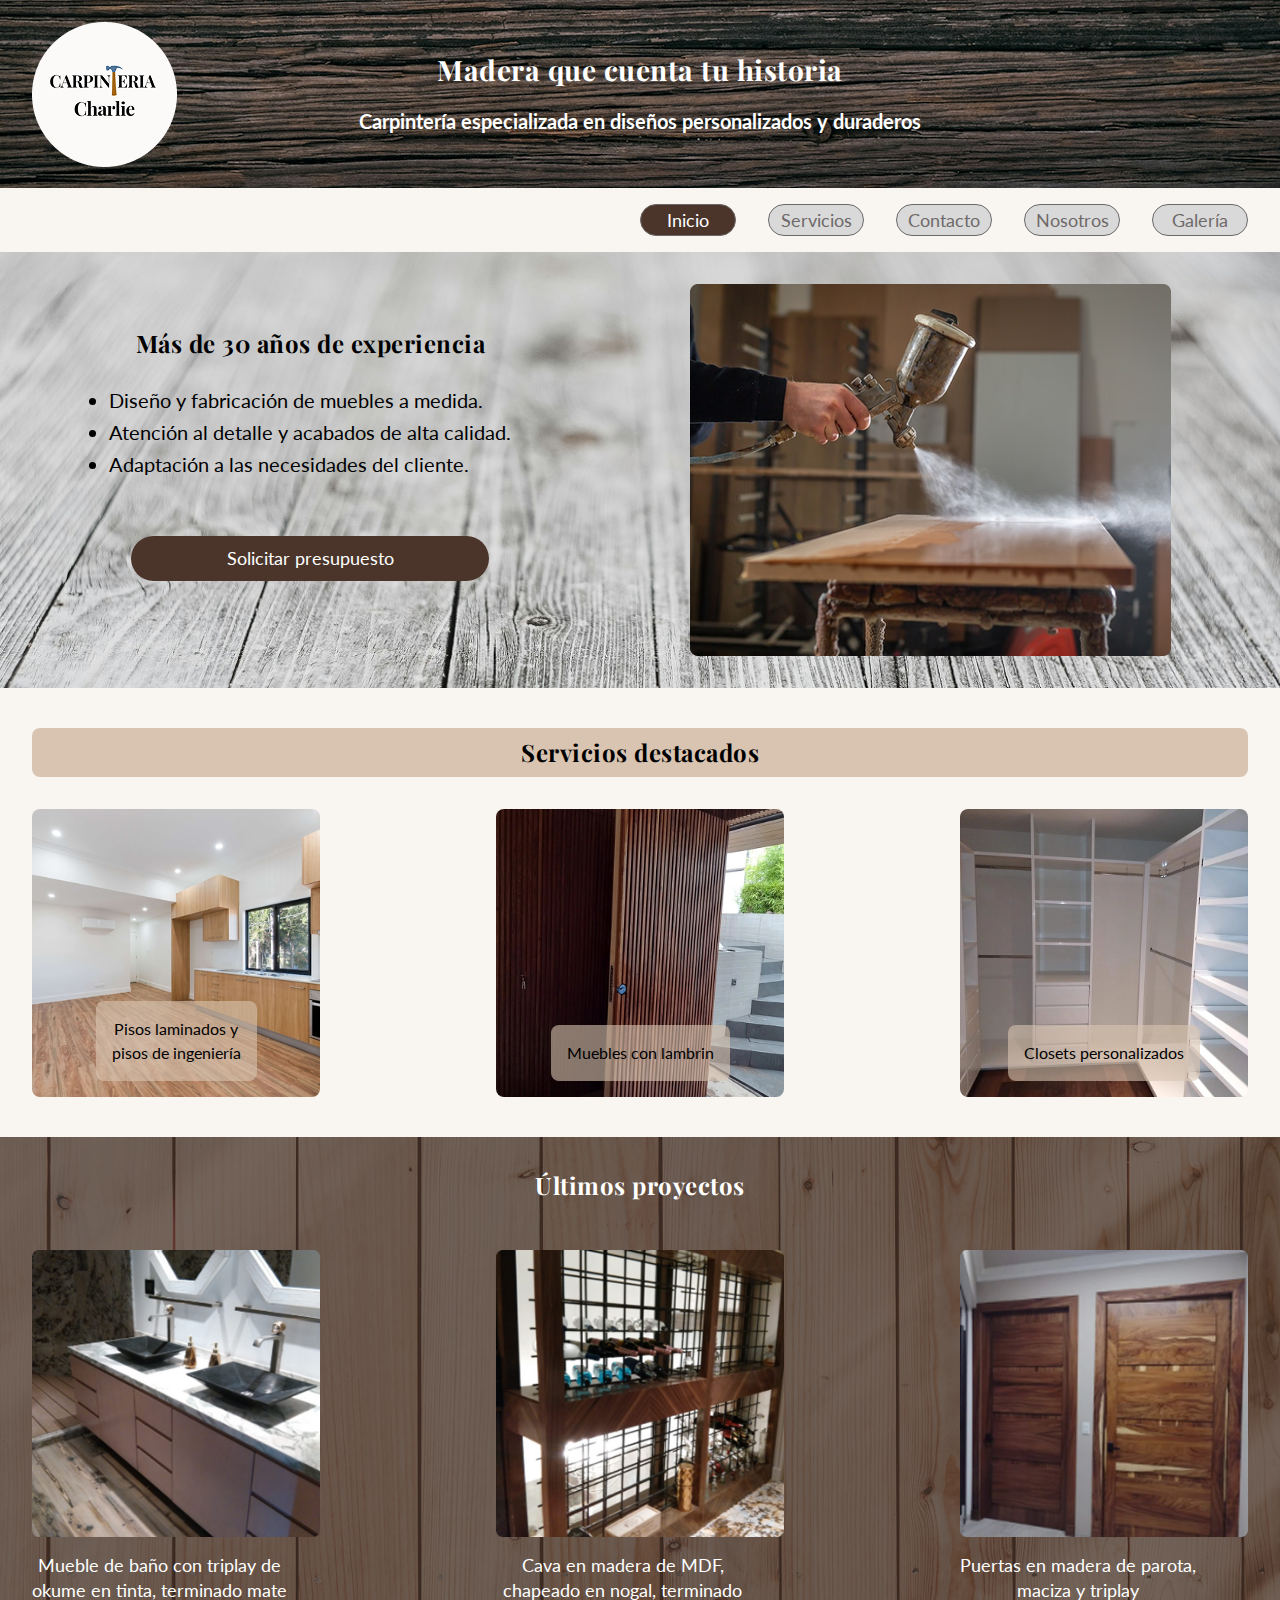
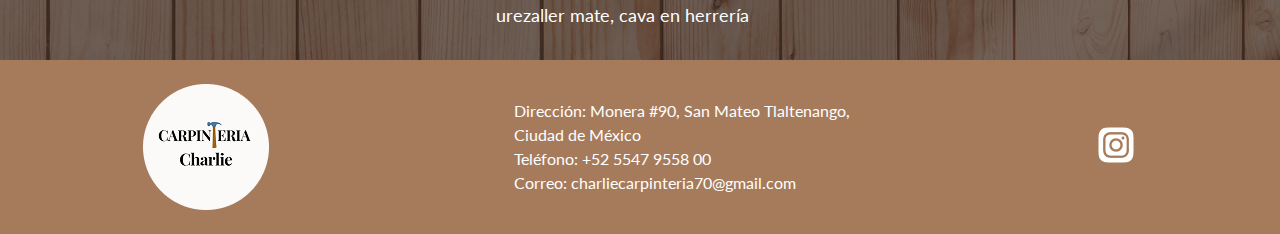
<file: index.html>
<!DOCTYPE html>
<html lang="en">
<head>
    <meta charset="UTF-8">
    <meta name="viewport" content="width=device-width, initial-scale=1.0">
    <meta name="description" content="Carpintería Charlie: Diseño y fabricación de muebles a medida con más de 30 años de experiencia. Piezas funcionales, duraderas y personalizadas para tu hogar o negocio.">
    <meta name="keywords" content="carpintería, muebles a medida, closets personalizados, pisos laminados, muebles de madera, acabados de alta calidad, carpintería en Ciudad de México">
    <meta name="author" content="Brenda Benítez Colín">
    <title>Carpintería Charlie | Muebles a medida y diseño personalizado en CDMX</title>
    <link rel="stylesheet" href="./css/style.css">
</head>
<body>
    <header>
        <section class="hero">
            <img src="./assets/img/logo_header.png" alt="Logo de Charlie Carpintería">
            <div>
                <h1>Madera que cuenta tu historia</h1>
                <h3>Carpintería especializada en diseños personalizados y duraderos</h3>
            </div>
        </section>
        <nav>
            <ul>
                <li><a href="#" class="botonActivo">Inicio</a></li>
                <li><a href="./pages/servicios.html">Servicios</a></li>
                <li><a href="./pages/contacto.html">Contacto</a></li>
                <li><a href="./pages/nosotros.html">Nosotros</a></li>
                <li><a href="./pages/galeria.html">Galería</a></li>
            </ul>
        </nav>
    </header>
    <main>
        <section class="bannerDelHome">
            <div class="textoBanner">
                <h2>Más de 30 años de experiencia</h2>
                <ul>
                    <li>Diseño y fabricación de muebles a medida.</li>
                    <li>Atención al detalle y acabados de alta calidad.</li>
                    <li>Adaptación a las necesidades del cliente.</li>
                </ul>
                <a href="./pages/contacto.html" class="botonSolicitarPresupuesto">Solicitar presupuesto</a>
            </div>
            <img src="./assets/img/banner_imagen.png" alt="Carpíntero barnizando">
        </section>
        <section class="serviciosDestacados">
            <h2>Servicios destacados</h2>
            <div class="contenedorServiciosDestacados">
                <article class="serviciosDestacado1">
                    <p class="pSmall">Pisos laminados y<br> pisos de ingeniería</p>
                </article>
                <article class="serviciosDestacado2">
                    <p class="pSmall">Muebles con lambrin</p>
                </article>
                <article class="serviciosDestacado3">
                    <p class="pSmall">Closets personalizados</p>
                </article>
            </div>
        </section>
        <section class="ultimosProyectos">
            <h2>Últimos proyectos</h2>
            <div class="contenerdorUltimosProyectos">
                <div class="ultimosProyectos1">
                    <img src="./assets/img/ultimos_proyectos_1.png" alt="Mueble de baño con triplay de okume">
                    <p>Mueble de baño con triplay de<br>okume en tinta,  terminado mate</p>
                </div>
                <div class="ultimosProyectos2">
                    <img src="./assets/img/ultimos_proyectos_2.png" alt="Cava en madera de MDF">
                    <p>Cava en madera de MDF,<br>chapeado en nogal, terminado<br>urezaller mate, cava en herrería</p>
                </div>
                <div class="ultimosProyectos3">
                    <img src="./assets/img/ultimos_proyectos_3.png" alt="Puertas en madera de parota">
                    <p>Puertas en madera de parota,<br>maciza y triplay</p>
                </div>
            </div>
        </section>
    </main>
    <footer>
        <img src="./assets/img/logo_footer.png" alt="Logo del footer de Charlie Carpintería">
        <p class="pSmall">
            Dirección: Monera #90, San Mateo Tlaltenango,<br>
            Ciudad de México<br>          
            Teléfono: +52 5547 9558 00<br>                 
            Correo: charliecarpinteria70@gmail.com
        </p>
        <a href="https://www.instagram.com/carpinteria.charlie/" target="_blank">
            <img src="./assets/img/instagram.png" alt="Logo de instagram con enlace al perfil de la Carpintería">
        </a>
    </footer>
</body>
</html>
</file>
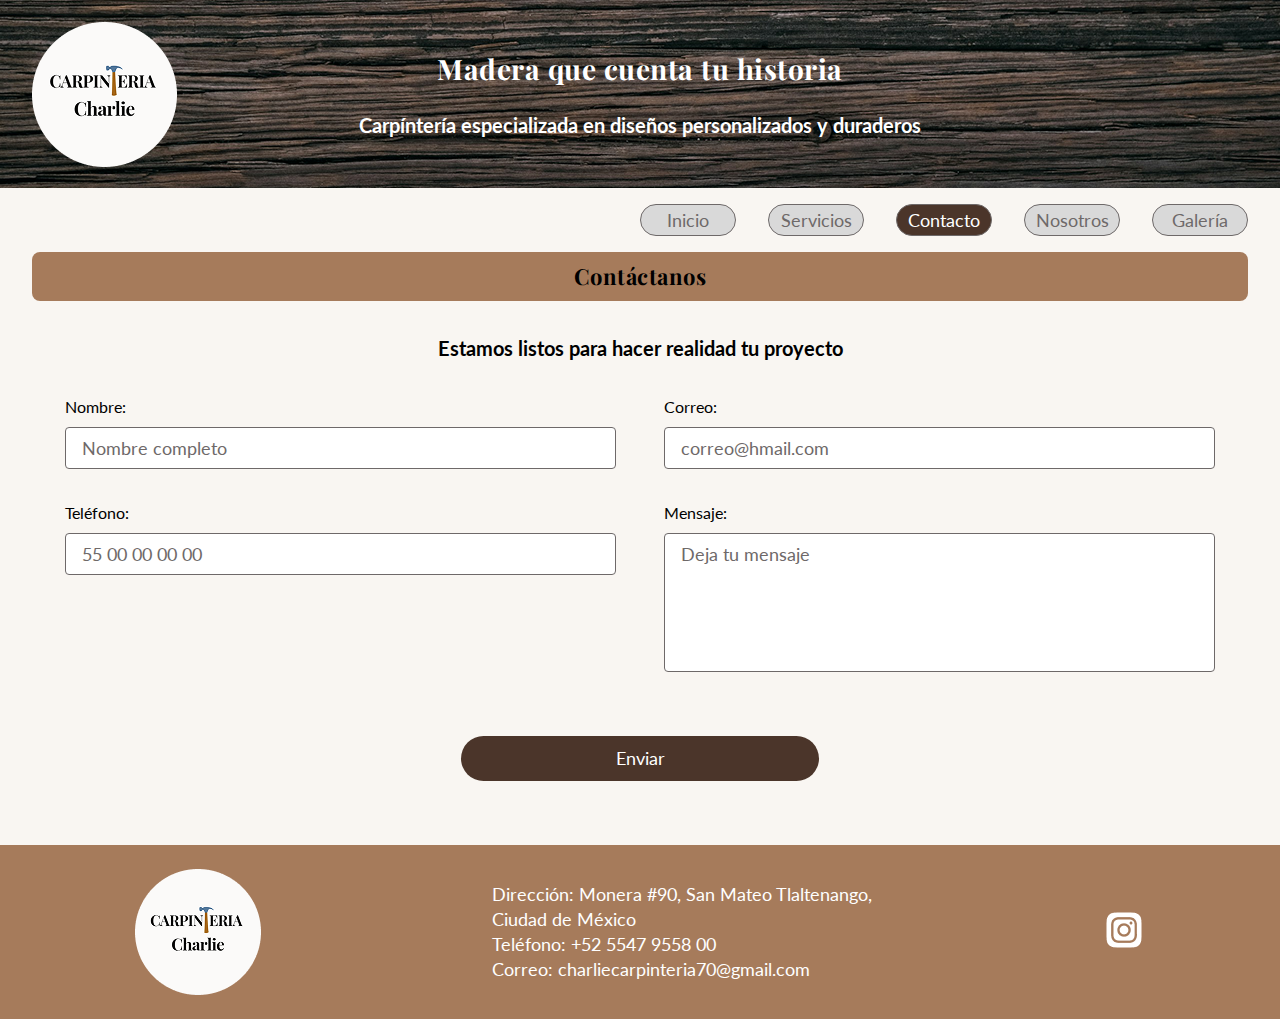
<file: pages/contacto.html>
<!DOCTYPE html>
<html lang="en">
<head>
    <meta charset="UTF-8">
    <meta name="viewport" content="width=device-width, initial-scale=1.0">
    <meta name="description" content="Contacto Carpintería Charlie: Escríbenos o llámanos para atención personalizada y cotizaciones.">
    <meta name="keywords" content="carpintería, contacto, muebles a medida, consultas de carpintería, cotizaciones, atención personalizada, Carpintería Charlie, Ciudad de México">
    <meta name="author" content="Brenda Benítez Colín">
    <title>Contacto | Carpintería Charlie - Haz realidad tu proyecto de muebles a medida</title>
    <link rel="stylesheet" href="../css/style.css">
</head>
<body>
    <header>
        <section class="hero">
            <img src="../assets/img/logo_header.png" alt="Logo de Charlie Carpintería">
            <div>
                <h2>Madera que cuenta tu historia</h2>
                <h3>Carpíntería especializada en diseños personalizados y duraderos</h3>
            </div>
        </section>
        <nav>
            <ul>
                <li><a href="../index.html">Inicio</a></li>
                <li><a href="./servicios.html">Servicios</a></li>
                <li><a href="#" class="botonActivo">Contacto</a></li>
                <li><a href="./nosotros.html">Nosotros</a></li>
                <li><a href="./galeria.html">Galería</a></li>
            </ul>
        </nav>
    </header>
    <main class="contactos">
        <h1>Contáctanos</h1>
        <h3>Estamos listos para hacer realidad tu proyecto</h3>
        <form action="">
            <div>
                <label for="">Nombre:</label>
                <input type="text" id="nombre" name="nombre" placeholder="Nombre completo">
            </div>
            <div>
                <label for="">Correo:</label>
                <input type="email" id="email" name="email" placeholder="correo@hmail.com">
            </div>
            <div>
                <label for="">Teléfono:</label>
                <input type="tel" id="telefono" name="telefono" placeholder="55 00 00 00 00">
            </div>
            <div>
                <label for="">Mensaje:</label>
                <textarea id="mensaje" name="mensaje" placeholder="Deja tu mensaje"></textarea>
            </div>
            <button type="submit" class="botonSolicitarPresupuesto">Enviar</button>
        </form>
    </main>
    <footer>
        <img src="../assets/img/logo_footer.png" alt="Logo del footer de Charlie Carpintería">
        <p>
            Dirección: Monera #90, San Mateo Tlaltenango,<br>
            Ciudad de México<br>          
            Teléfono: +52 5547 9558 00<br>                 
            Correo: charliecarpinteria70@gmail.com
        </p>
        <a href="https://www.instagram.com/carpinteria.charlie/" target="_blank">
            <img src="../assets/img/instagram.png" alt="Logo de instagram con enlace al perfil de la Carpintería">
        </a>
    </footer>
</body>
</html>
</file>
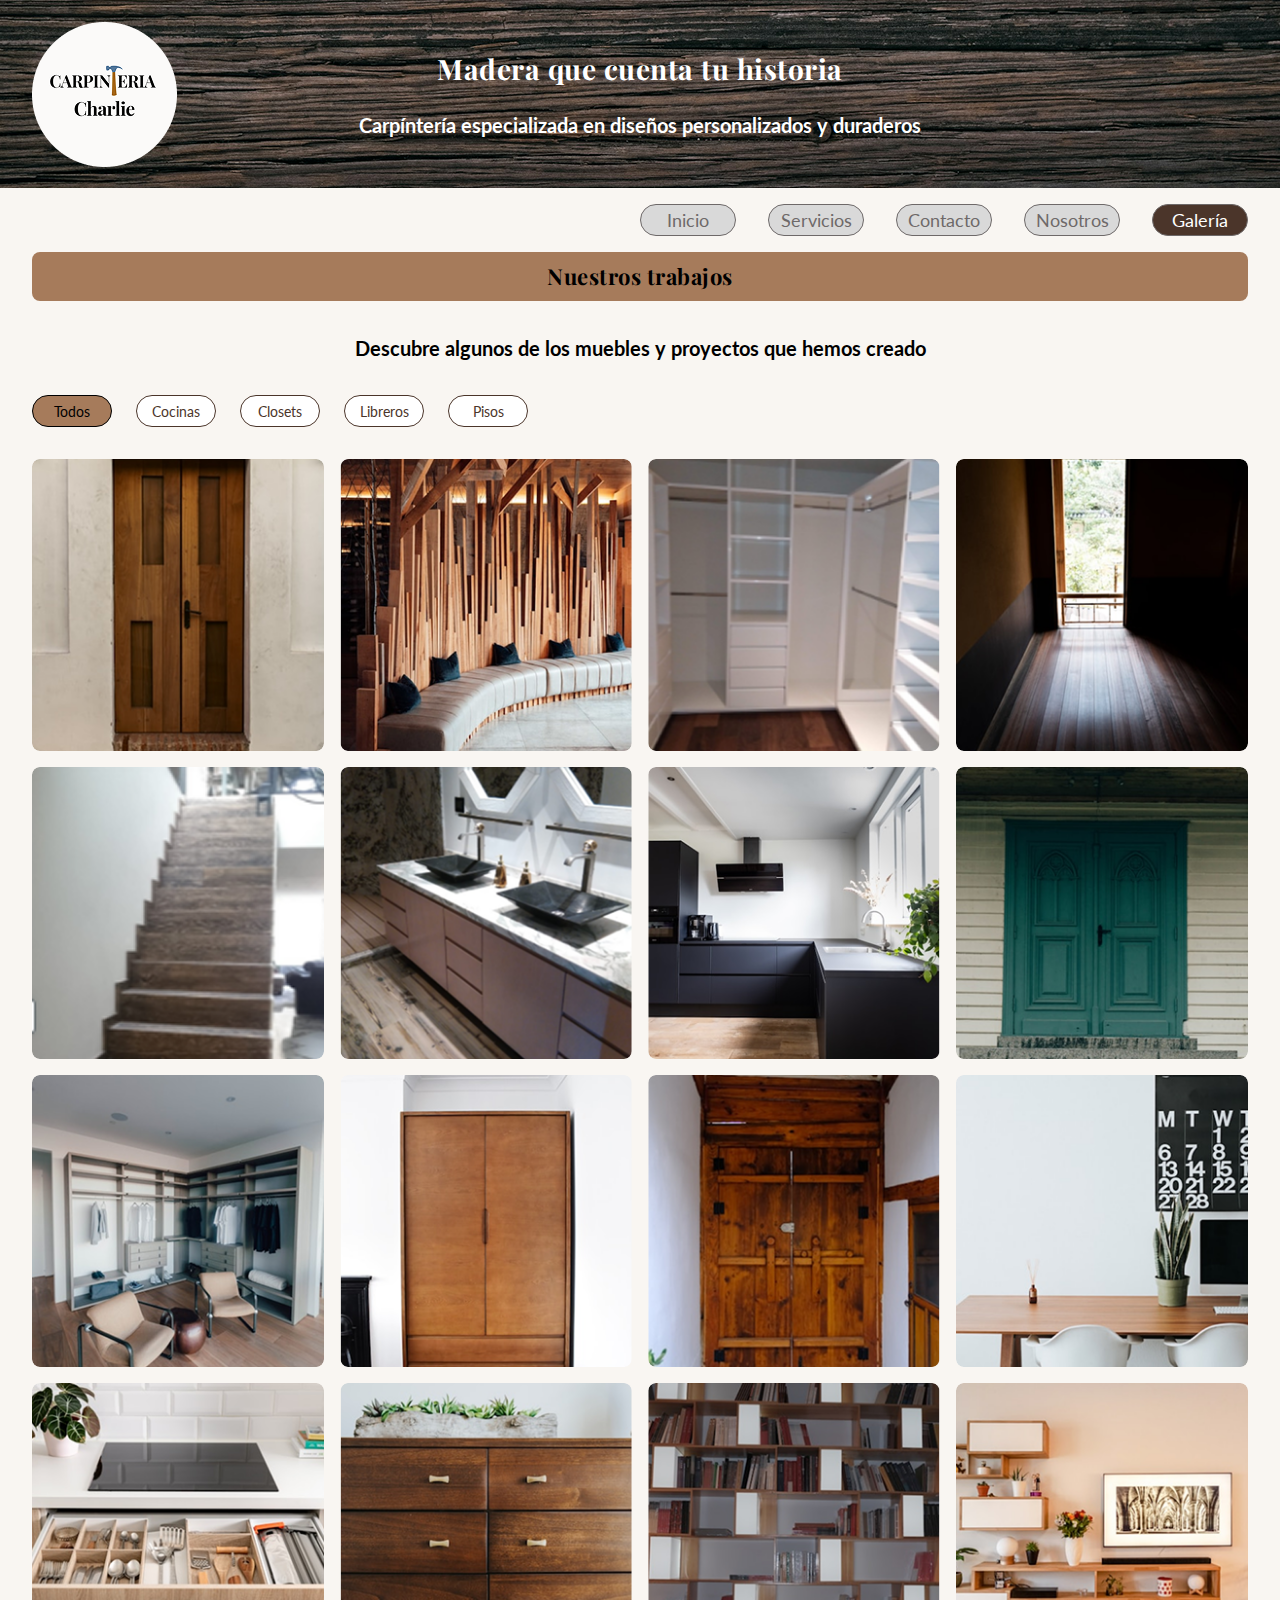
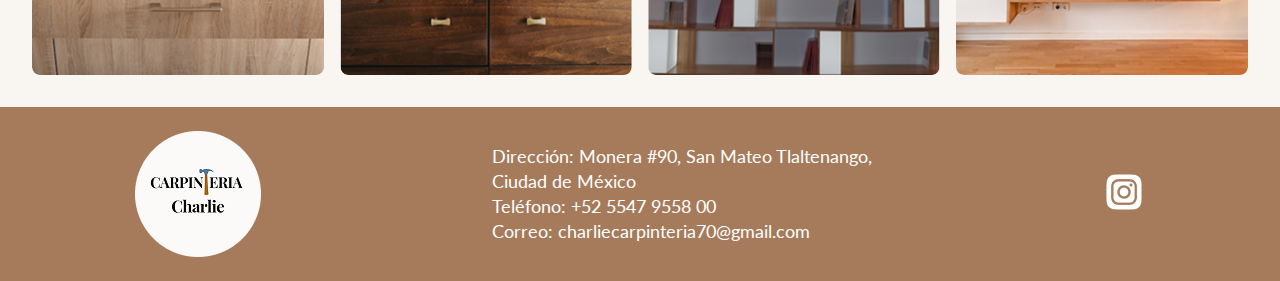
<file: pages/galeria.html>
<!DOCTYPE html>
<html lang="en">
<head>
    <meta charset="UTF-8">
    <meta name="viewport" content="width=device-width, initial-scale=1.0">
    <meta name="description" content="Galería de Carpintería Charlie: Descubre nuestros muebles y proyectos a medida, incluyendo cocinas, closets, libreros y pisos con acabados de alta calidad y diseño personalizado.">
    <meta name="keywords" content="carpintería, muebles a medida, galería de muebles, cocinas integrales, closets personalizados, libreros, pisos laminados, proyectos de madera, Carpintería Charlie, Ciudad de México">
    <meta name="author" content="Brenda Benítez Colín">
    <title>Galería | Carpintería Charlie - Muebles y proyectos a medida en CDMX</title>
    <link rel="stylesheet" href="../css/style.css">
</head>
<body>
    <header>
        <section class="hero">
            <img src="../assets/img/logo_header.png" alt="Logo de Charlie Carpintería">
            <div>
                <h2>Madera que cuenta tu historia</h2>
                <h3>Carpíntería especializada en diseños personalizados y duraderos</h3>
            </div>
        </section>
        <nav>
            <ul>
                <li><a href="../index.html">Inicio</a></li>
                <li><a href="./servicios.html">Servicios</a></li>
                <li><a href="./contacto.html">Contacto</a></li>
                <li><a href="./nosotros.html">Nosotros</a></li>
                <li><a href="#" class="botonActivo">Galería</a></li>
            </ul>
        </nav>
    </header>
    <main class="galeria">
        <h1>Nuestros trabajos</h1>
        <h3>Descubre algunos de los muebles y proyectos que hemos creado</h3>
        <div>
            <button type="button" class="filtrosGaleria filtroActivo">Todos</button>
            <button type="button" class="filtrosGaleria">Cocinas</button>
            <button type="button" class="filtrosGaleria">Closets</button>
            <button type="button" class="filtrosGaleria">Libreros</button>
            <button type="button" class="filtrosGaleria">Pisos</button>
        </div>
        <section>
            <img src="../assets/img/galeria_1.png" alt="Puerta de madera con diseño moderno">
            <img src="../assets/img/galeria_2.png" alt="Detalle decorativo en madera en interior moderno">
            <img src="../assets/img/galeria_3.png" alt="Clóset blanco empotrado a medida">
            <img src="../assets/img/galeria_4.png"alt="Piso de madera en pasillo con ventanal">
            <img src="../assets/img/galeria_5.png" alt="Escalera cubierta con madera">
            <img src="../assets/img/galeria_6.png" alt="Mueble de baño doble con acabados en madera y mármol">
            <img src="../assets/img/galeria_7.png" alt="Cocina integral moderna en color negro con barra de madera">
            <img src="../assets/img/galeria_8.png" alt="Puerta antigua de madera pintada en verde">
            <img src="../assets/img/galeria_9.png" alt="Vestidor empotrado con muebles de madera">
            <img src="../assets/img/galeria_10.png" alt="Clóset de madera con puertas corredizas">
            <img src="../assets/img/galeria_11.png" alt="Puerta de madera rústica con acabado natural">
            <img src="../assets/img/galeria_12.png" alt="Escritorio de madera moderno">
            <img src="../assets/img/galeria_13.png" alt="Organizador de cubiertos en cajón de cocina de madera">
            <img src="../assets/img/galeria_14.png" alt="Cajonera de madera estilo vintage">
            <img src="../assets/img/galeria_15.png" alt="Librero de madera con estantes abiertos">
            <img src="../assets/img/galeria_16.png" alt="Repisas de madera modernas">
        </section>
    </main>
    <footer>
        <img src="../assets/img/logo_footer.png" alt="Logo del footer de Charlie Carpintería">
        <p>
            Dirección: Monera #90, San Mateo Tlaltenango,<br>
            Ciudad de México<br>          
            Teléfono: +52 5547 9558 00<br>                 
            Correo: charliecarpinteria70@gmail.com
        </p>
        <a href="https://www.instagram.com/carpinteria.charlie/" target="_blank">
            <img src="../assets/img/instagram.png" alt="Logo de instagram con enlace al perfil de la Carpintería">
        </a>
    </footer>
</body>
</html>
</file>
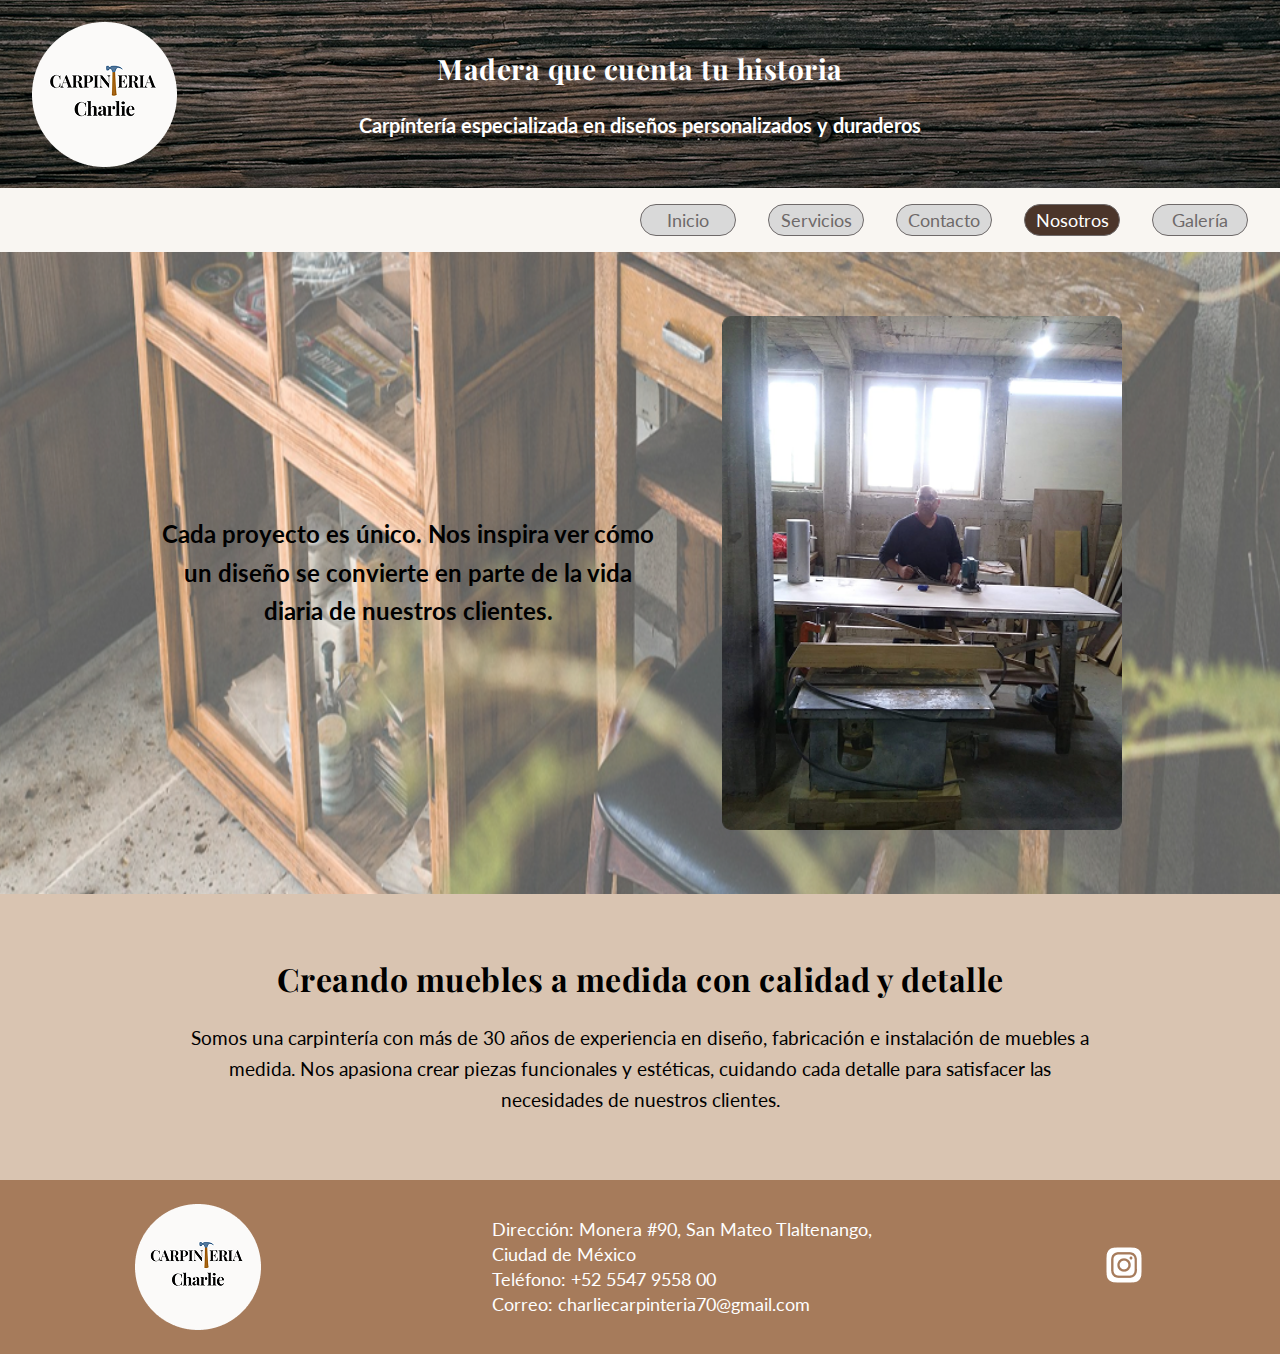
<file: pages/nosotros.html>
<!DOCTYPE html>
<html lang="en">
<head>
    <meta charset="UTF-8">
    <meta name="viewport" content="width=device-width, initial-scale=1.0">
    <meta name="description" content="Conoce la historia de Carpintería Charlie: más de 30 años diseñando, fabricando e instalando muebles a medida. Piezas únicas, funcionales y de alta calidad adaptadas a tus necesidades.">
    <meta name="keywords" content="carpintería, muebles a medida, diseño personalizado, experiencia, calidad en carpintería, muebles funcionales, Carpintería Charlie, Ciudad de México">
    <meta name="author" content="Brenda Benítez Colín">
    <link rel="canonical" href="https://tusitio.com/pages/nosotros.html">
    <title>Nosotros | Carpintería Charlie - Historia y experiencia en muebles a medida</title>
    <link href="https://cdn.jsdelivr.net/npm/bootstrap@5.0.2/dist/css/bootstrap.min.css" rel="stylesheet" integrity="sha384-EVSTQN3/azprG1Anm3QDgpJLIm9Nao0Yz1ztcQTwFspd3yD65VohhpuuCOmLASjC" crossorigin="anonymous">
    <link rel="stylesheet" href="../css/style.css">
</head>
<body class="estilosBootstrap">
    <header>
        <section class="hero">
            <img src="../assets/img/logo_header.png" alt="Logo de Charlie Carpintería">
            <div>
                <h2>Madera que cuenta tu historia</h2>
                <h3>Carpíntería especializada en diseños personalizados y duraderos</h3>
            </div>
        </section>
        <nav>
            <ul>
                <li><a href="../index.html">Inicio</a></li>
                <li><a href="./servicios.html">Servicios</a></li>
                <li><a href="./contacto.html">Contacto</a></li>
                <li><a href="#" class="botonActivo">Nosotros</a></li>
                <li><a href="./galeria.html">Galería</a></li>
            </ul>
        </nav>
    </header>
    <main class="nosotros">
        <div class="charlie">
            <h3>Cada proyecto es único. Nos inspira ver cómo un diseño se convierte en parte de la vida diaria de nuestros clientes.</h3>
            <img src="../assets/img/Charlie.png" alt="Carpíntero Carlos">
        </div>
        <div class="presentacion">
            <h2>Creando muebles a medida con calidad y detalle</h2>
            <h3>Somos una carpintería con más de 30 años de experiencia en diseño, fabricación e instalación de muebles a medida. Nos apasiona crear piezas funcionales y estéticas, cuidando cada detalle para satisfacer las necesidades de nuestros clientes.</h3>
        </div>
    </main>
    <footer>
        <img src="../assets/img/logo_footer.png" alt="Logo del footer de Charlie Carpintería">
        <p>
            Dirección: Monera #90, San Mateo Tlaltenango,<br>
            Ciudad de México<br>          
            Teléfono: +52 5547 9558 00<br>                 
            Correo: charliecarpinteria70@gmail.com
        </p>
        <a href="https://www.instagram.com/carpinteria.charlie/" target="_blank">
            <img src="../assets/img/instagram.png" alt="Logo de instagram con enlace al perfil de la Carpintería">
        </a>
    </footer>
</body>
</html>
</file>
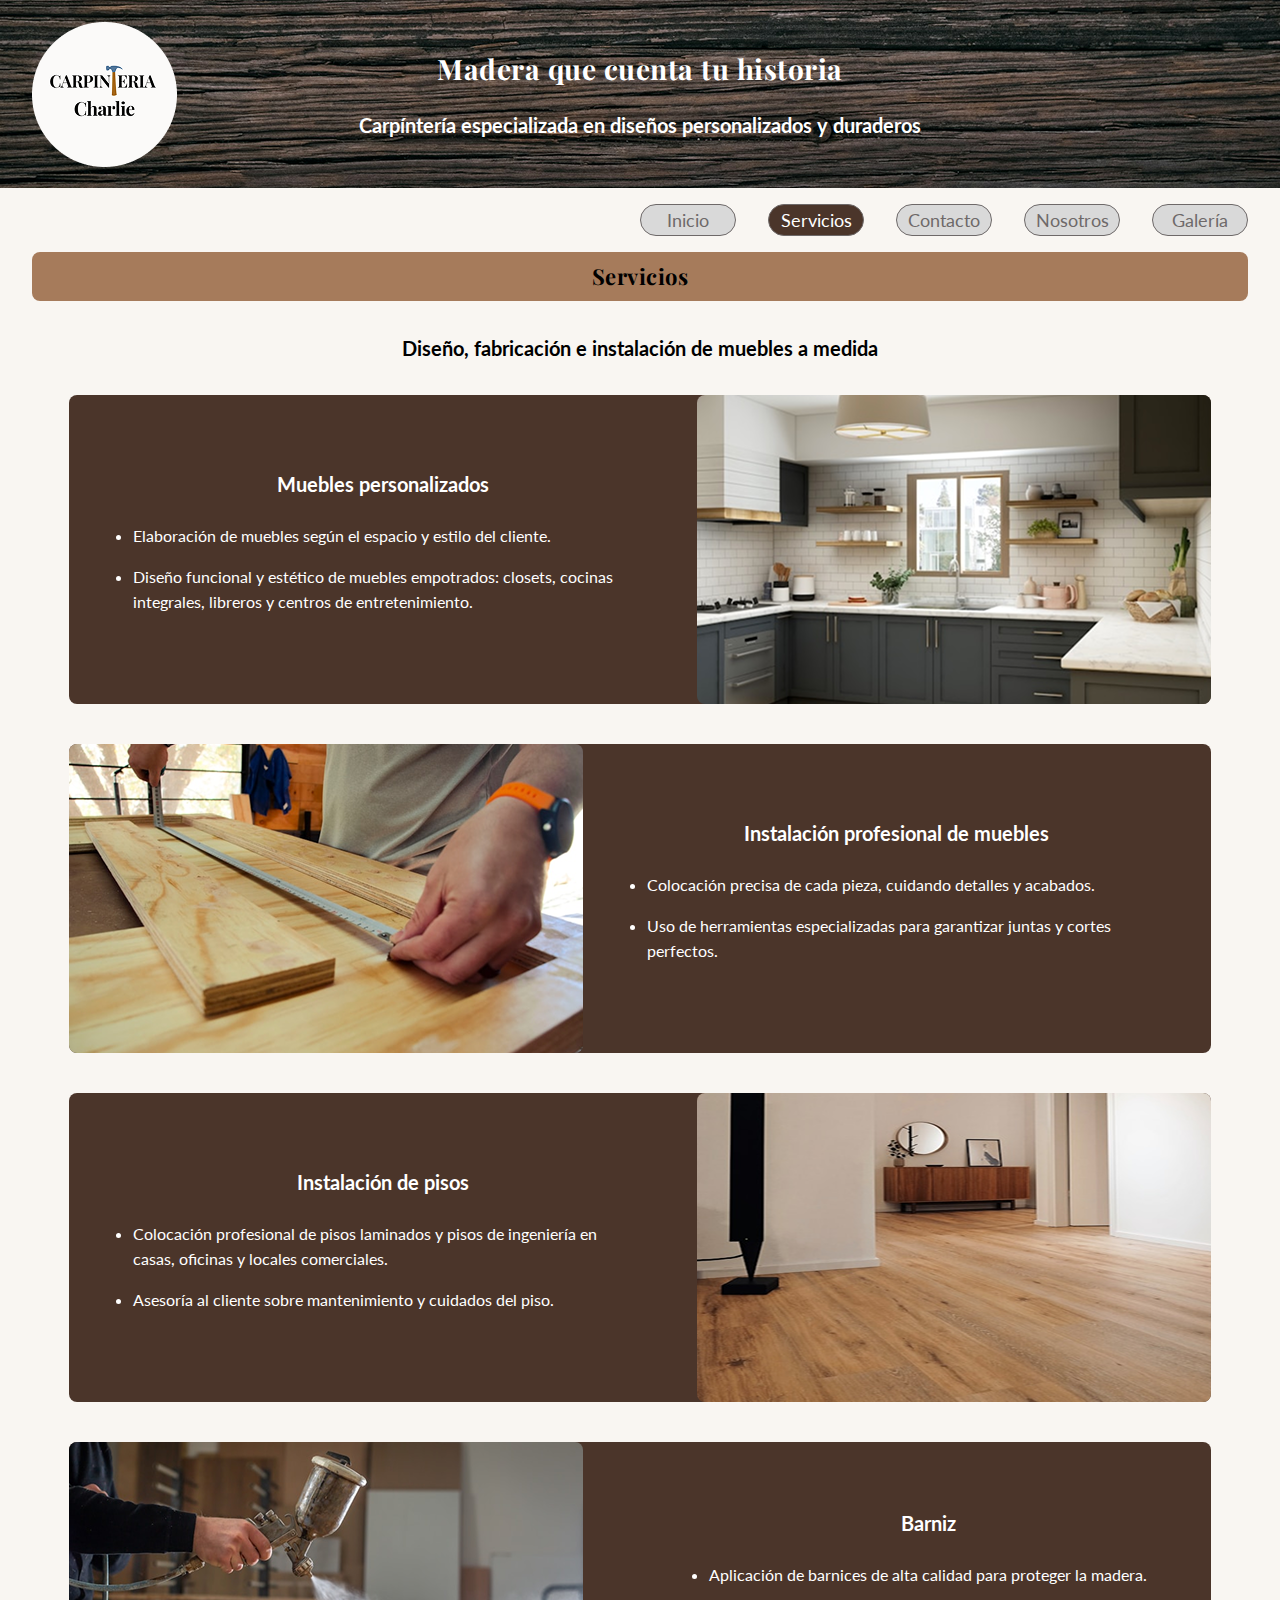
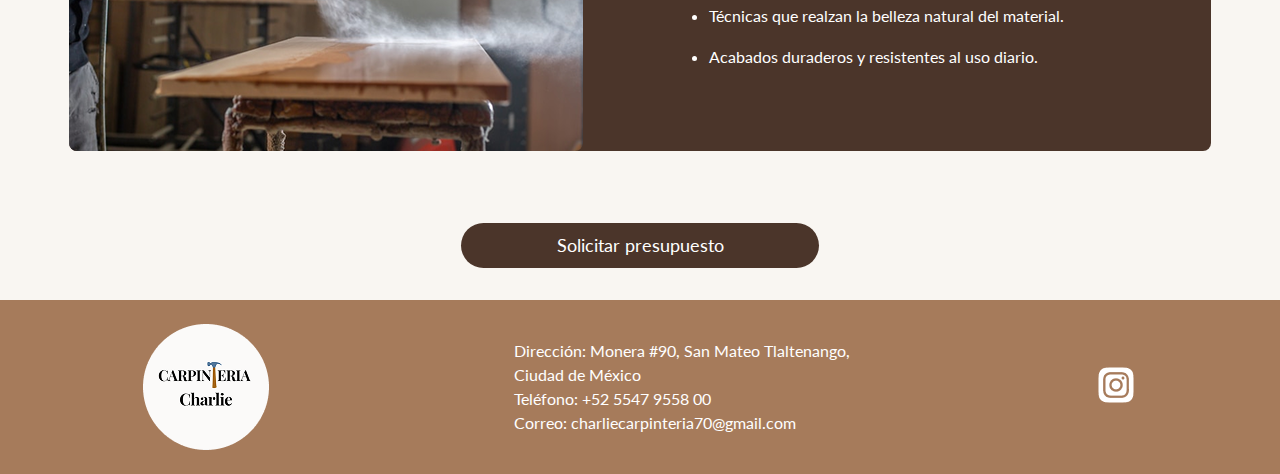
<file: pages/servicios.html>
<!DOCTYPE html>
<html lang="en">
<head>
    <meta charset="UTF-8">
    <meta name="viewport" content="width=device-width, initial-scale=1.0">
    <meta name="description" content="Servicios de Carpintería Charlie: Diseño, fabricación e instalación de muebles a medida, pisos laminados, closets personalizados y barnices de alta calidad.">
    <meta name="keywords" content="carpintería, muebles a medida, muebles personalizados, instalación de pisos, closets personalizados, barniz de madera, diseño de muebles, carpintería en Ciudad de México">
    <meta name="author" content="Brenda Benítez Colín">
    <link rel="stylesheet" href="../css/style.css">
</head>
<body>
    <header>
        <section class="hero">
            <img src="../assets/img/logo_header.png" alt="Logo de Charlie Carpintería">
            <div>
                <h2>Madera que cuenta tu historia</h2>
                <h3>Carpíntería especializada en diseños personalizados y duraderos</h3>
            </div>
        </section>
        <nav>
            <ul>
                <li><a href="../index.html">Inicio</a></li>
                <li><a href="#" class="botonActivo">Servicios</a></li>
                <li><a href="./contacto.html">Contacto</a></li>
                <li><a href="./nosotros.html">Nosotros</a></li>
                <li><a href="./galeria.html">Galería</a></li>
            </ul>
        </nav>
    </header>
    <main class="servicios">
        <h1>Servicios</h1>
        <h3 class="subtitulo">Diseño, fabricación e instalación de muebles a medida</h3>
        <section class="contenedorServicios">
            <article>
                <div>
                    <h3>Muebles personalizados</h3>
                    <ul>
                        <li>Elaboración de muebles según el espacio y estilo del cliente.</li>
                        <li>Diseño funcional y estético de muebles empotrados: closets, cocinas integrales, libreros y centros de entretenimiento.</li>
                    </ul>
                </div>
                <img src="../assets/img/servicios_1.png" alt="Muebles personalizados">
            </article>
            <article>
                <img src="../assets/img/servicios_2.png" alt="Instalación profesional de muebles">
                <div>
                    <h3> Instalación profesional de muebles</h3>
                    <ul>
                        <li>Colocación precisa de cada pieza, cuidando detalles y acabados.</li>
                        <li>Uso de herramientas especializadas para garantizar juntas y cortes perfectos.</li>
                    </ul>
                </div>
            </article>
            <article>
                <div>
                    <h3> Instalación de pisos</h3>
                    <ul>
                        <li>Colocación profesional de pisos laminados y pisos de ingeniería en casas, oficinas y locales comerciales.</li>
                        <li>Asesoría al cliente sobre mantenimiento y cuidados del piso.</li>
                    </ul>
                </div>
                <img src="../assets/img/servicios_3.png" alt="Instalación de pisos">
            </article>
            <article>
                <img src="../assets/img/servicios_4.png" alt="Barniz">
                <div>
                    <h3>Barniz</h3>
                    <ul>
                        <li>Aplicación de barnices de alta calidad para proteger la madera.</li>
                        <li>Técnicas que realzan la belleza natural del material.</li>
                        <li>Acabados duraderos y resistentes al uso diario.</li>
                    </ul>
                </div>
            </article>
            <a href="../pages/contacto.html" class="botonSolicitarPresupuesto">Solicitar presupuesto</a>
        </section>
    </main>
    <footer>
        <img src="../assets/img/logo_footer.png" alt="Logo del footer de Charlie Carpintería">
        <p class="pSmall">
            Dirección: Monera #90, San Mateo Tlaltenango,<br>
            Ciudad de México<br>          
            Teléfono: +52 5547 9558 00<br>                 
            Correo: charliecarpinteria70@gmail.com
        </p>
        <a href="https://www.instagram.com/carpinteria.charlie/" target="_blank">
            <img src="../assets/img/instagram.png" alt="Logo de instagram con enlace al perfil de la Carpintería">
        </a>
    </footer>
</body>
</html>
</file>
<file: css/style.css>
@charset "UTF-8";
/* utilities */
/* base */
@import url("https://fonts.googleapis.com/css2?family=Lato:ital,wght@0,100;0,300;0,400;0,700;0,900;1,100;1,300;1,400;1,700;1,900&family=Playfair+Display:ital,wght@0,400..900;1,400..900&display=swap");
* {
  margin: 0;
  padding: 0;
  box-sizing: border-box;
}

h1, h2 {
  font-family: "Playfair Display", serif;
  letter-spacing: 0.5px;
}

h1 {
  font-size: 22px;
  line-height: 33px;
}

h2 {
  font-size: 28px;
  line-height: 42px;
}

h3, p {
  font-family: "Lato", sans-serif;
}

h3 {
  font-size: 20px;
  line-height: 30px;
}

p {
  font-size: 18px;
  line-height: 25px;
}

.pSmall, .contactos form div label {
  font-family: "Lato", sans-serif;
  font-size: 16px;
  line-height: 24px;
}

/* layouts */
.hero {
  position: relative;
  background-image: url("../assets/img/background_hero.png");
  background-repeat: no-repeat;
  background-position: center;
  background-size: cover;
  color: #FFFFFF;
  height: 11.75rem;
  display: flex;
  align-items: center;
}
.hero img {
  height: auto;
  width: auto;
  margin-left: 2rem;
}
.hero div {
  position: absolute;
  top: 50%;
  left: 50%;
  transform: translate(-50%, -50%);
  display: flex;
  flex-direction: column;
  align-items: center;
  text-align: center;
}
.hero div h1 {
  margin: 0;
  font-size: 28px;
}
.hero div h3 {
  margin: 20px 0 0 0;
}

nav ul {
  height: auto;
  list-style: none;
  background-color: #F9F6F2;
  display: flex;
  flex-wrap: wrap;
  justify-content: flex-end;
  align-items: center;
  padding: 1rem 2rem;
  gap: 32px;
}
nav ul a {
  text-decoration: none;
  font-family: "Lato", sans-serif;
  font-size: 18px;
  font-family: "Lato", sans-serif;
  background-color: #D9D9D9;
  border-radius: 24px;
  color: #6E6969;
  padding: 0.625rem 0.625rem;
  border: #6E6969 1px solid;
  display: flex;
  justify-content: center;
  align-items: center;
  width: 6rem; /* ancho fijo */
  height: 2rem;
}
nav ul a:hover {
  background-color: #A67B5B; /* cuando pasas el mouse */
  color: #FFFFFF;
  transform: scale(1.12);
}

.bannerDelHome {
  background-image: url("../assets/img/background_banner.png");
  background-repeat: no-repeat;
  background-position: center;
  background-size: cover;
  display: flex;
  flex-wrap: wrap;
  justify-content: space-around;
  padding: 2rem;
  align-items: center;
  gap: 1.5rem;
}
.bannerDelHome div {
  display: flex;
  flex-direction: column;
  gap: 1.5rem;
  align-items: center;
  max-width: 100%;
}
.bannerDelHome div ul li {
  font-size: 20px;
  line-height: 32px;
  font-family: "Lato", sans-serif;
}
.bannerDelHome div h2 {
  font-size: 24px;
  line-height: 33px;
}
.bannerDelHome img {
  max-width: 100%;
  height: auto;
}

.serviciosDestacados {
  display: flex;
  flex-direction: column;
  padding: 2.5rem 2rem;
  gap: 2rem;
  background-color: #F9F6F2;
}
.serviciosDestacados h2 {
  display: flex;
  background-color: #D9C4B1;
  justify-content: center;
  border-radius: 0.5rem;
  padding: 0.5rem;
  font-size: 24px;
  line-height: 33px;
}
.serviciosDestacados div {
  display: flex;
  flex-wrap: wrap;
  justify-content: space-between;
  align-items: center;
  gap: 2rem;
}
.serviciosDestacados div article {
  background-size: cover;
  background-position: center;
  background-repeat: no-repeat;
  color: #000000;
  display: flex;
  justify-content: center;
  align-items: flex-end;
  text-align: center;
  border-radius: 8px;
  width: 18rem;
  height: 18rem;
}
.serviciosDestacados div article p {
  padding: 16px;
  background-color: rgba(217, 196, 177, 0.6);
  margin: 1rem;
  border-radius: 8px;
}

.serviciosDestacado1 {
  background-image: url(../assets/img/serv_dest_1.png);
}

.serviciosDestacado2 {
  background-image: url(../assets/img/serv_dest_2.png);
}

.serviciosDestacado3 {
  background-image: url(../assets/img/serv_des_3.png);
}

.ultimosProyectos {
  display: flex;
  flex-direction: column;
  background-image: url("../assets/img/ultimos_proyectos.png");
  background-repeat: no-repeat;
  background-position: center;
  background-size: cover;
  padding: 2rem;
  text-align: center;
  color: #FFFFFF;
  gap: 3rem;
}
.ultimosProyectos h2 {
  font-size: 24px;
  line-height: 33px;
}
.ultimosProyectos div {
  display: flex;
  flex-wrap: wrap;
  justify-content: space-between;
  align-items: flex-start;
  gap: 3rem;
}
.ultimosProyectos div div {
  display: flex;
  flex-direction: column;
  gap: 1rem;
}
.ultimosProyectos div img {
  width: 100%;
  max-width: 18rem;
  height: auto;
}

footer {
  background-color: #A67B5B;
  display: flex;
  flex-wrap: wrap;
  justify-content: space-around;
  padding: 1.5rem 2rem;
  align-items: center;
  color: #FFFFFF;
  gap: 1.5rem;
}
footer img {
  height: auto;
}

.servicios {
  display: flex;
  flex-direction: column;
  padding: 0rem 2rem;
  gap: 2rem;
  background-color: #F9F6F2;
}
.servicios h1 {
  background-color: #A67B5B;
  justify-content: center;
  border-radius: 0.5rem;
  padding: 0.5rem;
  text-align: center;
  color: #000000;
}
.servicios h3 {
  text-align: center;
}
.servicios section {
  display: flex;
  flex-direction: column;
  align-items: center;
  gap: 2.5rem;
  color: #FFFFFF;
}
.servicios section article {
  display: flex;
  justify-content: space-between;
  width: min(100%, 71.375rem);
  height: 19.3125rem;
  background-color: #4B352A;
  border-radius: 0.5rem;
  align-items: center;
}
.servicios section article div {
  display: flex;
  padding: 0px 4rem;
  display: flex;
  flex-direction: column;
  justify-content: center;
  gap: 1.5rem;
  font-family: "Lato", sans-serif;
}
.servicios section article div li {
  font-size: 16px;
  line-height: 25px;
  margin-bottom: 1rem;
}
.servicios section article img {
  width: 45%;
  height: 100%;
  object-fit: cover;
  flex-shrink: 0;
  display: block;
  border-radius: 0.5rem;
}

.servicios {
  display: flex;
  flex-direction: column;
  padding: 0rem 2rem;
  gap: 2rem;
  background-color: #F9F6F2;
}
.servicios h1 {
  background-color: #A67B5B;
  justify-content: center;
  border-radius: 0.5rem;
  padding: 0.5rem;
  text-align: center;
  color: #000000;
}
.servicios h3 {
  text-align: center;
}
.servicios section {
  display: flex;
  flex-direction: column;
  align-items: center;
  gap: 2.5rem;
  color: #FFFFFF;
}
.servicios section article {
  display: flex;
  justify-content: space-between;
  width: min(100%, 71.375rem);
  height: 19.3125rem;
  background-color: #4B352A;
  border-radius: 0.5rem;
  align-items: center;
}
.servicios section article div {
  display: flex;
  padding: 0px 4rem;
  display: flex;
  flex-direction: column;
  justify-content: center;
  gap: 1.5rem;
  font-family: "Lato", sans-serif;
}
.servicios section article div li {
  font-size: 16px;
  line-height: 25px;
  margin-bottom: 1rem;
}
.servicios section article img {
  width: 45%;
  height: 100%;
  object-fit: cover;
  flex-shrink: 0;
  display: block;
  border-radius: 0.5rem;
}

.galeria {
  display: flex;
  flex-direction: column;
  padding: 0 2rem 2rem 2rem;
  gap: 2rem;
  background-color: #F9F6F2;
}
.galeria h1 {
  background-color: #A67B5B;
  justify-content: center;
  border-radius: 0.5rem;
  padding: 0.5rem;
  text-align: center;
  color: #000000;
}
.galeria h3 {
  text-align: center;
}
.galeria div {
  display: flex;
  flex-wrap: wrap;
  justify-content: flex-start;
  gap: 1.5rem;
}
.galeria section {
  display: grid;
  grid-template-columns: repeat(auto-fit, minmax(250px, 1fr));
  gap: 1rem;
}
.galeria section img {
  width: 100%;
  aspect-ratio: 1/1;
  border-radius: 8px;
  object-fit: cover;
  transition: transform 0.3s ease;
}
.galeria section img:hover {
  transform: scale(1.05);
}

.contactos {
  display: flex;
  flex-direction: column;
  padding: 0rem 2rem 2rem 2rem;
  gap: 2rem;
  background-color: #F9F6F2;
}
.contactos h1 {
  background-color: #A67B5B;
  justify-content: center;
  border-radius: 0.5rem;
  padding: 0.5rem;
  text-align: center;
  color: #000000;
}
.contactos h3 {
  text-align: center;
}
.contactos form {
  display: grid;
  grid-template-columns: repeat(2, 1fr);
  gap: 2rem 3rem;
  max-width: 1150px;
  width: 100%;
  margin: 0 auto;
  box-sizing: border-box;
}
.contactos form div {
  display: flex;
  flex-direction: column;
  gap: 0.5rem;
}
.contactos form div label {
  color: #000000;
}
.contactos form div input, .contactos form div textarea {
  width: 100%;
  border: 1px solid #6E6969;
  background-color: #FFFFFF;
  color: #000000;
  font-family: "Lato", sans-serif;
  font-size: 18px;
  line-height: 25px;
  padding: 0.5rem 1rem;
  border-radius: 4px;
}
.contactos form div input::placeholder, .contactos form div textarea::placeholder {
  color: #6E6969;
  font-size: 18px;
  line-height: 25px;
}
.contactos form div input:focus, .contactos form div textarea:focus {
  outline: none;
  border-color: #4B352A;
}
.contactos form div input {
  height: 42px;
}
.contactos form div textarea {
  height: 139px;
  resize: none;
}
.contactos form button {
  grid-column: 1/-1; /* hace que el botón ocupe todo el ancho del grid */
  justify-self: center; /* lo centra horizontalmente */
}

.nosotros .charlie {
  background-image: url("../assets/img/fondo_nosotros.png");
  background-repeat: no-repeat;
  background-position: center;
  background-size: cover;
  display: flex;
  align-items: center;
  justify-content: center;
  flex-wrap: wrap;
  gap: 4rem;
  padding: 4rem 2rem;
}
.nosotros .charlie img {
  flex: 1 1 350px;
  max-width: 400px;
  width: 100%;
  height: auto;
  border-radius: 8px;
}
.nosotros .charlie h3 {
  flex: 1 1 350px;
  max-width: 500px;
  text-align: center;
  font-size: 1.5rem;
  line-height: 1.6;
  color: #000000;
}
.nosotros .presentacion {
  background-color: #D9C4B1;
  text-align: center;
  padding: 4rem 2rem;
  display: flex;
  flex-direction: column;
  align-items: center;
  justify-content: center;
  gap: 1.5rem;
}
.nosotros .presentacion h2 {
  font-size: 2rem;
  line-height: 1.3;
  color: #000000;
  max-width: 800px;
}
.nosotros .presentacion h3 {
  font-size: 1.2rem;
  line-height: 1.6;
  color: #000000;
  max-width: 900px;
  font-weight: normal;
}

/* main-index */
@media (max-width: 1023px) {
  .serviciosDestacados div article {
    width: 16rem;
    height: 16rem;
  }
  .bannerDelHome img {
    max-width: 350px;
    height: auto;
  }
}
@media (max-width: 1023px) {
  .ultimosProyectos div img {
    width: 100%;
    max-width: 16rem;
    height: auto;
  }
}
@media (max-width: 930px) {
  /* media-index */
  .serviciosDestacados div {
    display: flex;
    flex-wrap: wrap;
    justify-content: last baseline;
    gap: 2rem;
  }
  .serviciosDestacados div article {
    width: 15rem;
    height: 15rem;
  }
  .serviciosDestacados div article p {
    padding: 8px;
  }
  .ultimosProyectos div div {
    width: 15rem;
  }
  /* media navbar */
  nav ul {
    justify-content: space-between;
  }
  /* hero */
  .hero {
    flex-direction: row-reverse;
    justify-content: space-between;
    align-items: center;
  }
  .hero div {
    position: static;
    transform: none;
    display: flex;
    flex-direction: column;
    justify-content: center;
    align-items: flex-start;
    text-align: center;
    margin-left: 32px;
  }
  .hero div h3 {
    max-width: 400px;
    line-height: 1.4;
  }
  .hero img {
    margin-left: 0;
    margin-right: 32px;
  }
}
@media (max-width: 880px) {
  /* main-index */
  .serviciosDestacados div {
    display: flex;
    flex-wrap: wrap;
    justify-content: center;
    gap: 2rem;
  }
  .serviciosDestacados div article {
    width: 16rem;
    height: 16rem;
  }
  .serviciosDestacados div article p {
    padding: 12px;
  }
  .ultimosProyectos div {
    display: flex;
    flex-wrap: wrap;
    justify-content: center;
    gap: 2rem;
  }
  .ultimosProyectos div div {
    width: 16rem;
    display: flex;
    flex-direction: column;
    gap: 1rem;
  }
  .ultimosProyectos div img {
    width: 100%;
    height: auto;
  }
  /* hero */
  .hero {
    flex-direction: column;
    justify-content: flex-start;
    align-items: center;
    height: auto;
    padding-top: 2rem;
    padding-bottom: 2rem;
  }
  .hero img {
    max-width: 150px;
    width: auto;
    height: auto;
    margin: 0 0 2rem 0;
    display: block;
  }
  .hero div {
    display: flex;
    flex-direction: column;
    justify-content: flex-start;
    align-items: center;
    text-align: center;
  }
  .hero div h1, .hero div h3 {
    margin: 0;
    line-height: 1.2;
  }
  .hero div h3 {
    max-width: 90%;
    margin-top: 1rem;
  }
  /* nav */
  nav ul {
    flex-wrap: wrap;
    justify-content: space-evenly;
    gap: 16px;
  }
  nav ul a {
    width: 6rem;
    height: 2rem;
  }
}
@media (max-width: 425px) {
  /* FUENTES */
  h1, h2 {
    font-family: "Playfair Display", serif;
    letter-spacing: 0.3px;
  }
  h1 {
    font-size: 20px;
    line-height: 24px;
  }
  h2 {
    font-size: 22px;
    line-height: 28px;
  }
  h3, p {
    font-family: "Lato", sans-serif;
  }
  h3 {
    font-size: 18px;
    line-height: 20px;
  }
  p {
    font-size: 14px;
    line-height: 18px;
  }
  .pSmall, .contactos form div label {
    font-size: 12px;
    line-height: 16px;
  }
  /* hero */
  .hero img {
    max-width: 130px;
    width: auto;
    height: auto;
    display: block;
    margin: 0 0 1.5rem 0;
  }
  .hero div h1 {
    font-size: 22px;
  }
  .hero div h3 {
    font-size: 18px;
  }
  /* navbar */
  nav ul {
    width: 100%;
    margin: 0;
    padding: 16px 16px;
    display: flex;
    flex-wrap: nowrap;
    justify-content: space-between;
    align-items: center;
    background-color: #F9F6F2;
  }
  nav ul li {
    flex: 1;
    display: flex;
    justify-content: center;
  }
  nav ul a {
    display: block;
    max-width: 70px;
    width: 100%;
    height: 2rem;
    padding: 0.4rem 0;
    font-size: 12px;
    text-align: center;
    text-decoration: none;
    font-family: "Lato", sans-serif;
    color: #6E6969;
    background-color: #D9D9D9;
    border: 1px solid #6E6969;
    border-radius: 24px;
  }
  nav ul a:hover {
    background-color: #A67B5B;
    color: #FFFFFF;
    transform: scale(1.12);
  }
  /* banner */
  .bannerDelHome {
    padding: 1rem;
    flex-direction: column;
    gap: 0.5rem;
  }
  .bannerDelHome div {
    align-items: center;
    gap: 1rem;
  }
  .bannerDelHome div h2 {
    font-size: 18px;
    line-height: 24px;
    text-align: center;
  }
  .bannerDelHome div ul li {
    font-size: 14px;
    line-height: 18px;
    text-align: center;
    margin-bottom: 0.0625rem;
  }
  .bannerDelHome img {
    max-width: 80%;
    height: auto;
    margin: 0 auto;
  }
  /* main index */
  .serviciosDestacados h2 {
    font-size: 20px;
    line-height: 24px;
  }
  /* h2 de Últimos Proyectos */
  .ultimosProyectos {
    padding: 2rem;
    gap: 2rem;
  }
  .ultimosProyectos h2 {
    font-size: 20px;
    line-height: 24px;
    text-align: center;
  }
  .ultimosProyectos div {
    display: flex;
    flex-direction: column;
    align-items: center;
    text-align: center;
    gap: 1.5rem;
  }
  .ultimosProyectos div div {
    display: flex;
    flex-direction: column;
    align-items: center;
    text-align: center;
    gap: 1rem;
  }
  .ultimosProyectos div img {
    width: 100%;
    max-width: 16rem;
    height: auto;
  }
  /* main-servicios */
  .servicios section article div li {
    font-size: 14px;
    line-height: 20px;
  }
  .galeria div {
    justify-content: center;
    gap: 0.8rem;
  }
  .galeria div button {
    font-size: 12px;
    width: 5rem;
    height: 1.6rem;
    padding: 2px 2px;
  }
}
@media (max-width: 768px) {
  /* main-servicios */
  .servicios section article {
    flex-direction: column; /* Imagen arriba, texto abajo */
    align-items: center;
    text-align: center;
    height: auto;
    gap: 1.5rem;
    padding: 1.5rem;
  }
  .servicios section article img {
    width: 100%;
    max-width: 400px; /* evita que se estire demasiado */
    height: auto;
    border-radius: 0.5rem;
  }
  .servicios section article div {
    padding: 0 1rem;
    align-items: center;
    gap: 1rem;
    font-size: 16px;
    line-height: 22px;
  }
  /* main-contactos */
  .contactos form {
    grid-template-columns: 1fr;
    gap: 1.5rem;
  }
  .contactos form button {
    grid-column: 1;
    justify-self: center;
  }
}
/* components */
.botonActivo {
  color: #FFFFFF;
  background-color: #4B352A;
}

.botonSolicitarPresupuesto {
  width: 100%;
  max-width: 22.375rem;
  padding: 0.625rem;
  background-color: #4B352A;
  color: #FFFFFF;
  border-radius: 24px;
  text-decoration: none;
  text-align: center;
  font-family: "Lato", sans-serif;
  font-size: 18px;
  line-height: 25px;
  cursor: pointer;
  border: none;
  margin: 2rem;
}
.botonSolicitarPresupuesto:hover {
  background-color: #A67B5B; /* cuando pasas el mouse */
  color: #FFFFFF;
  border: #6E6969 1px solid;
  transform: scale(1.1);
}

.filtrosGaleria {
  font-size: 14px;
  font-family: "Lato", sans-serif;
  background-color: #FFFFFF;
  border-radius: 24px;
  color: #4B352A;
  border: #4B352A 1px solid;
  display: flex;
  flex-wrap: wrap;
  justify-content: center;
  align-items: center;
  width: 5rem;
  height: 2rem;
  padding: 4px 6px;
  cursor: pointer;
}
.filtrosGaleria:hover {
  background-color: #D9C4B1;
  color: #000000;
  border: #6E6969 1px solid;
  transform: scale(1.1);
}

.filtroActivo {
  color: #000000;
  border: 1px solid #000000;
  background-color: #A67B5B;
}

/*# sourceMappingURL=style.css.map */
</file>
